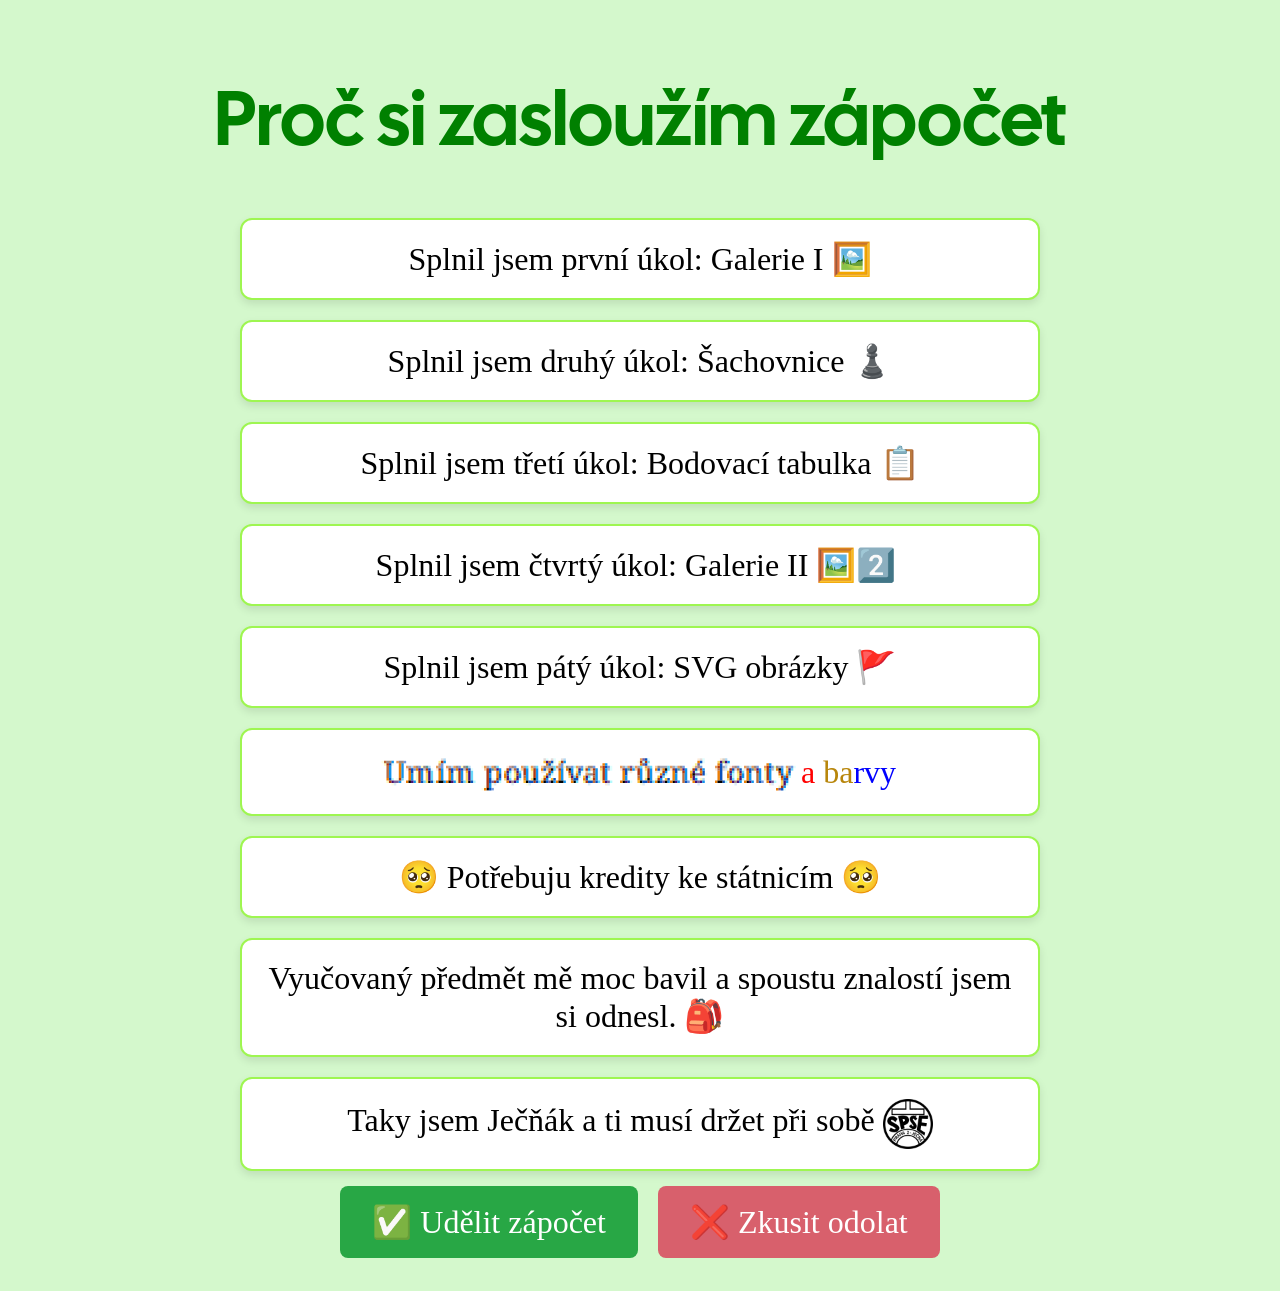
<file: index.html>
<!DOCTYPE html>
<html lang="en">
<head>
    <meta charset="UTF-8">
    <meta name="viewport" content="width=device-width, initial-scale=1.0">
    <title>Proč si zasloužím zápočet</title>
    <link rel="stylesheet" href="Zapocet-design.css">
    <style>
        @import url('https://fonts.googleapis.com/css2?family=Cal+Sans&family=Coral+Pixels&display=swap');
    </style>
    <script>
        window.onload = function() {
          alert("⚠️ Upozornění: \nTento web slouží pouze k zábavným účelům.\nNepodněcuje, nenavádí, ani jinak neovlivňuje rozhodnutí o udělení zápočtu.\nVeškeré prezentované důvody jsou (byť zcela pravdivé) podány s nadsázkou.\nO udělení zápočtu rozhoduje pouze vyučující na základě vlastního uvážení a pravidel kurzu.\n\nP.S.: Ale vážně... zasloužím si ho! 😉");
        };
    </script>
</head>
<body>
    
    <h1 class="font1">Proč si zasloužím zápočet </h1>
    <div class="duvody">
        <a href="Úkol1.html" class="odkaz" target="_blank"><div class="bunka">Splnil jsem první úkol: Galerie I 🖼️</div></a>
        <a href="Ukol-2.html" class="odkaz" target="_blank"><div class="bunka">Splnil jsem druhý úkol: Šachovnice ♟️</div></a>
        <a href="Ukol-3.html" class="odkaz" target="_blank"><div class="bunka">Splnil jsem třetí úkol: Bodovací tabulka 📋</div></a>
        <a href="Ukol-4.html" class="odkaz" target="_blank"><div class="bunka">Splnil jsem čtvrtý úkol: Galerie II 🖼️2️⃣ ​</div></a>
        <a href="Úkol-5.html" class="odkaz" target="_blank"><div class="bunka">Splnil jsem pátý úkol: SVG obrázky 🚩​</div></a>
        <div class="bunka"><span class="font2">Umím používat různé fonty </span><span class="barva1">a </span><span class="barva2">ba</span><span class="barva3">rvy</span></div>
        <div class="bunka">🥺 Potřebuju kredity ke státnicím 🥺</div>
        <div class="bunka">Vyučovaný předmět mě moc bavil a spoustu znalostí jsem si odnesl. 🎒</div>
        <a href="https://www.spsejecna.cz" class="odkaz" target="_blank"><div class="bunka"> Taky jsem Ječňák a ti musí držet při sobě <img src="Logo.png" width="50" alt="Logo" style="vertical-align: middle"></div></a>
    </div>
   
    <div class="tlačítko">
        <div class="potvrdit"><a href="Schvaleno.html" class="odkaz" target="_blank">✅ Udělit zápočet</a></div>
        <div class="zamitnout"><a href="Hypno.html" class="odkaz" target="_blank">❌ Zkusit odolat</a></div>
        
    </div>

</body>
</html>
</file>
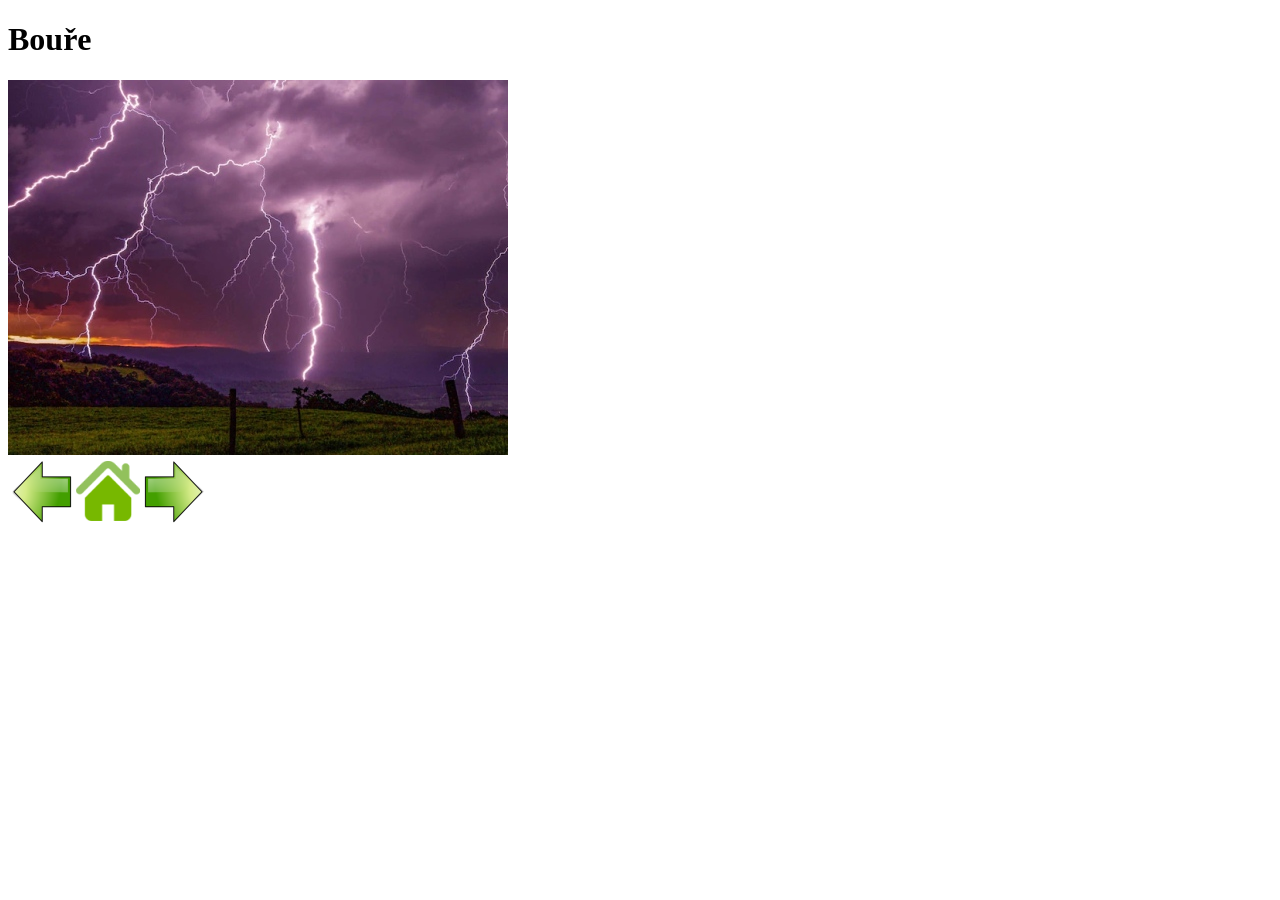
<file: Boure.html>
<!DOCTYPE html>
<html lang="en">
<head>
    <meta charset="UTF-8">
    <meta name="viewport" content="width=device-width, initial-scale=1.0">
    <title>Boure</title>
</head>
<body>
    <h1>Bouře</h1>
    <img src="boure.jpg" alt="Bouře">
    <br>
    <a href="Vodopad.html"><img src="doleva.png" alt="Doleva"></a>
    <a href="Úkol1.html"><img src="domu.png" alt="Domu"></a>
    <a href="Domek.html"><img src="doprava.png" alt="Doprava"></a>
    

</body>
</html>
</file>
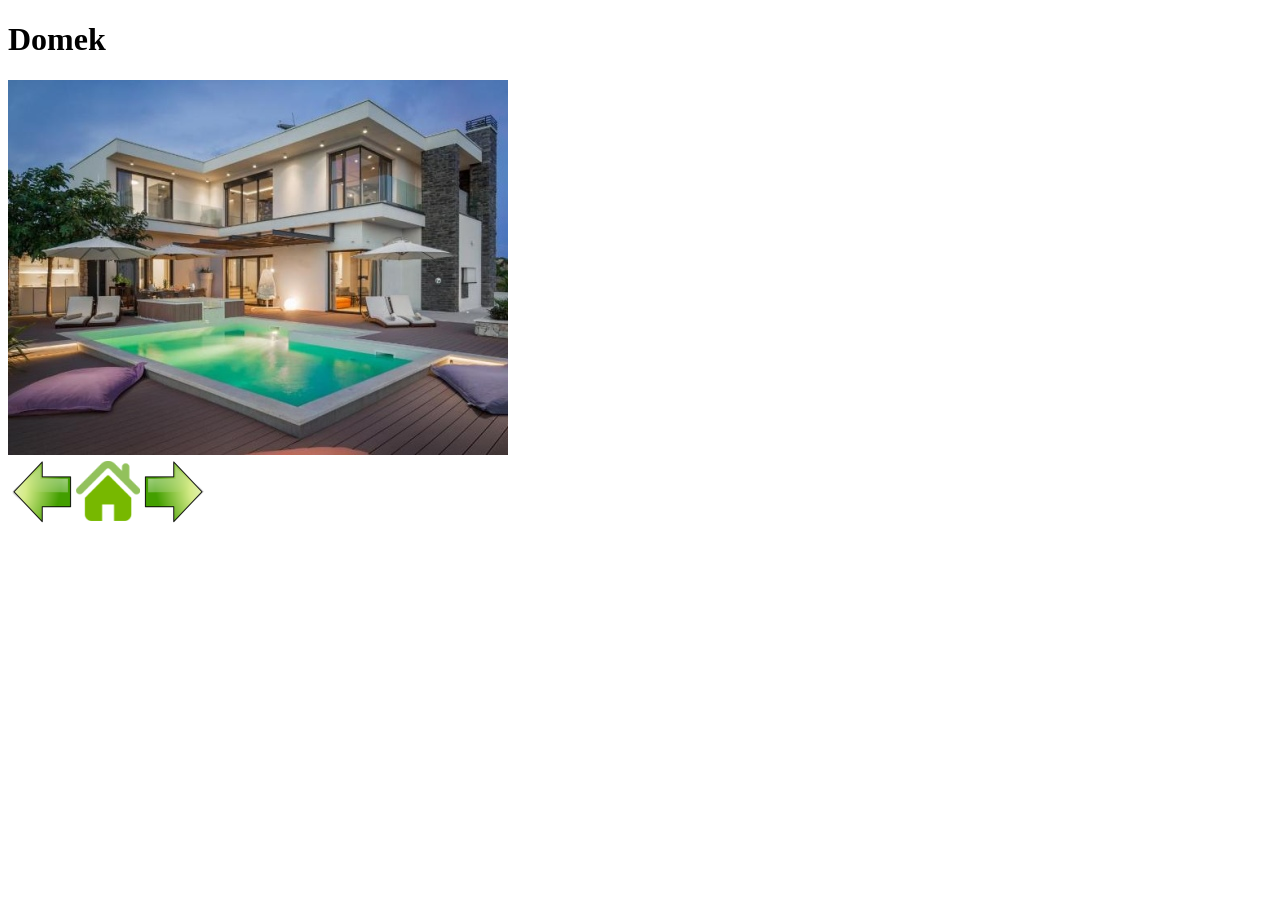
<file: Domek.html>
<!DOCTYPE html>
<html lang="en">
<head>
    <meta charset="UTF-8">
    <meta name="viewport" content="width=device-width, initial-scale=1.0">
    <title>Domek</title>
</head>
<body>
    <h1>Domek</h1>
    <img src="domek.jpg" alt="Domek">
    <br>
    <a href="Boure.html"><img src="doleva.png" alt="Doleva"></a>
    <a href="Úkol1.html"><img src="domu.png" alt="Domu"></a>
    <a href="Gejzir.html"><img src="doprava.png" alt="Doprava"></a>
    

</body>
</html>
</file>
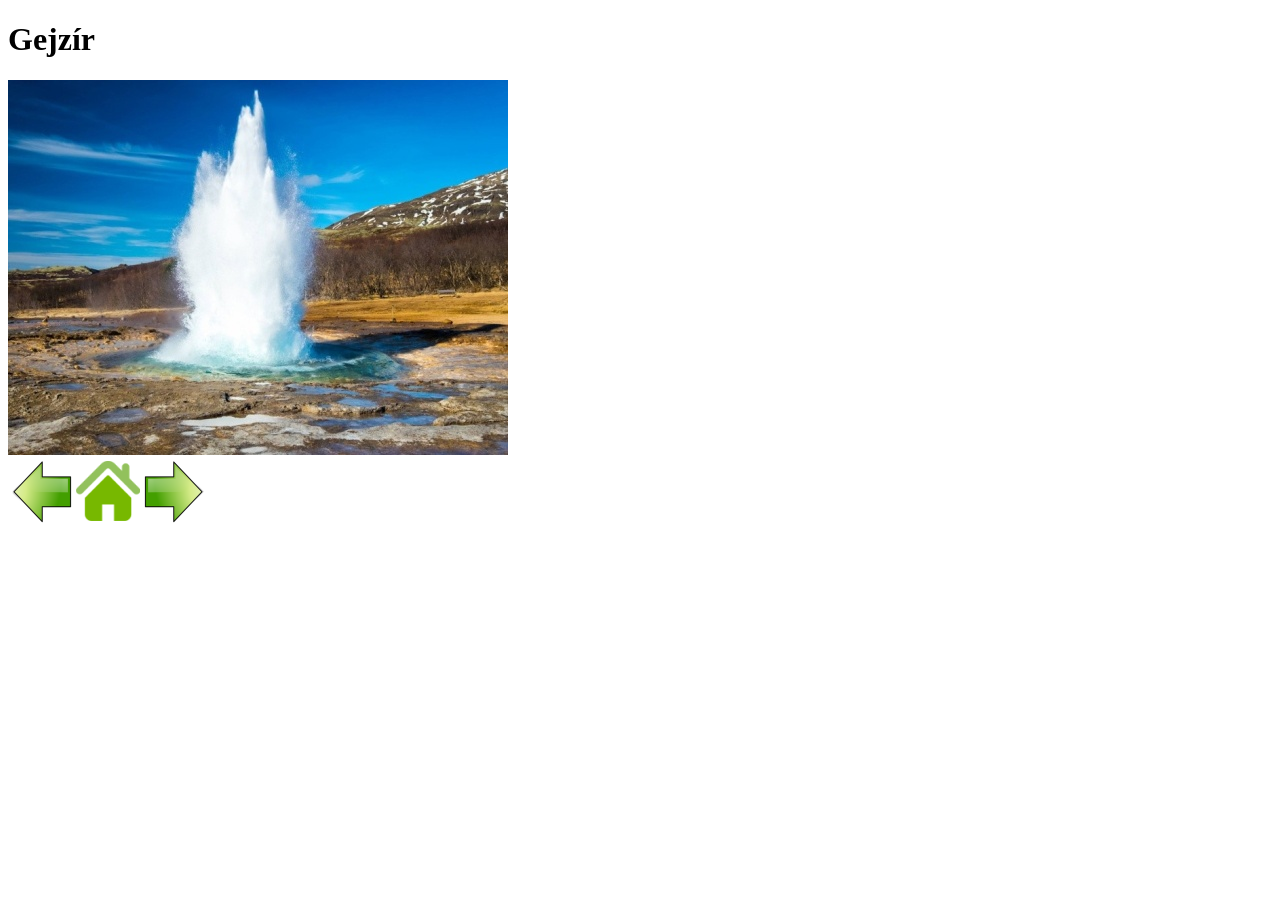
<file: Gejzir.html>
<!DOCTYPE html>
<html lang="en">
<head>
    <meta charset="UTF-8">
    <meta name="viewport" content="width=device-width, initial-scale=1.0">
    <title>Gejzír</title>
</head>
<body>
    <h1>Gejzír</h1>
    <img src="gejzir.jpg" alt="Gejzír">
    <br>
    <a href="Domek.html"><img src="doleva.png" alt="Doleva"></a>
    <a href="Úkol1.html"><img src="domu.png" alt="Domu"></a>
    <a href="Les.html"><img src="doprava.png" alt="Doprava"></a>
    

</body>
</html>
</file>
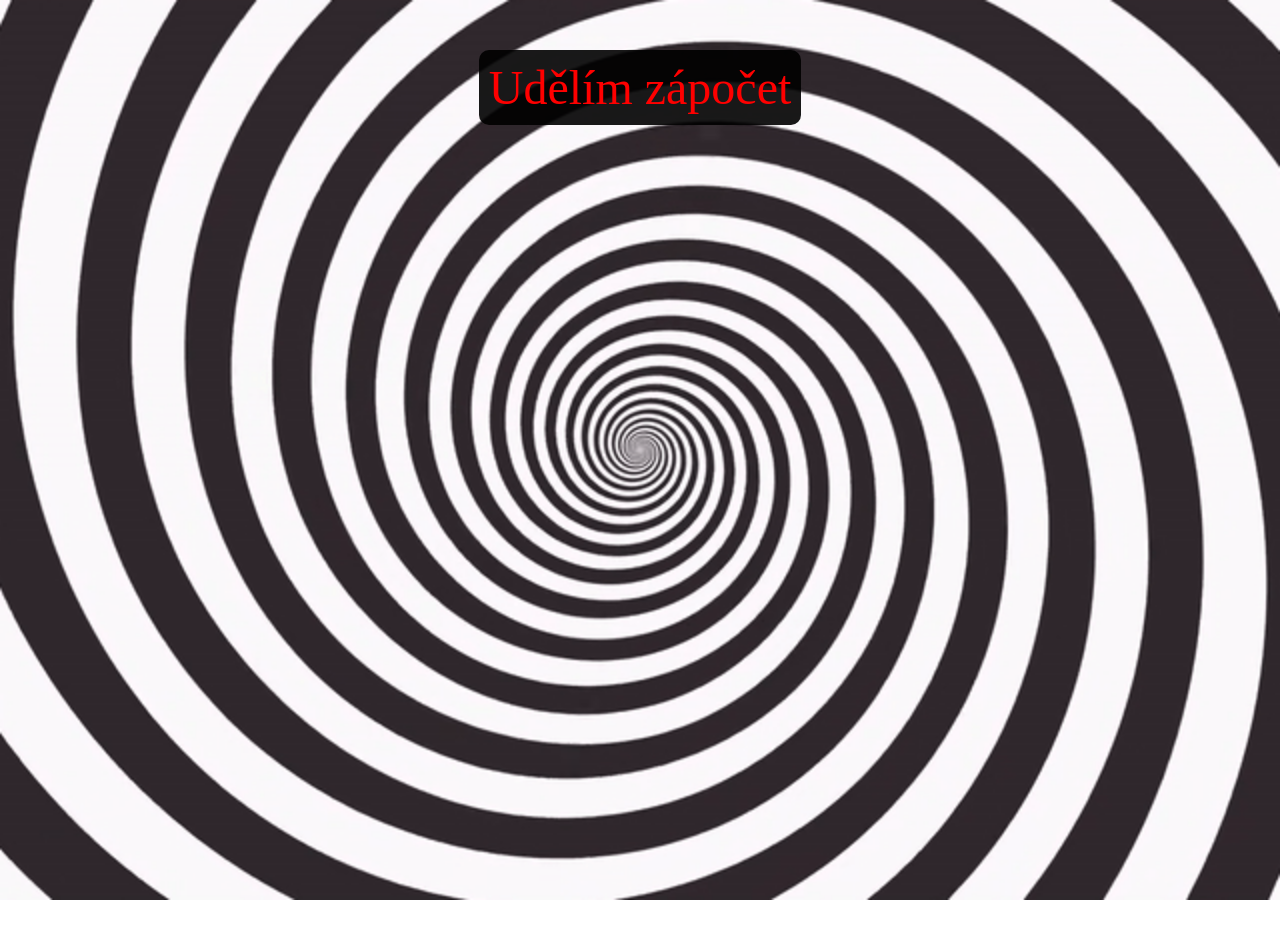
<file: Hypno.html>
<!DOCTYPE html>
<html lang="cs">
<head>
  <meta charset="UTF-8">
  <title>Udělím zápočet</title>
  <style>
    body {
      margin: 0;
      padding: 0;
      height: 100vh;
      display: flex;
      padding-top: 30px;
      justify-content: center;
      align-items: flex-start;
      background-image: url('Hypno.gif');
      background-size: cover;
      background-position: center;
      background-attachment: fixed;
      overflow: hidden;
    }
    .text {
      color: red;
      text-align: center;
      background-color: rgba(0, 0, 0, 0.9);
      padding: 10px;
      display: inline-block;
      border-radius: 10px;
      font-size: 3em;
      margin-top: 20px;
    }
  </style>
</head>
<body>

<div class="text">Udělím zápočet</div>

</body>
</html>
</file>
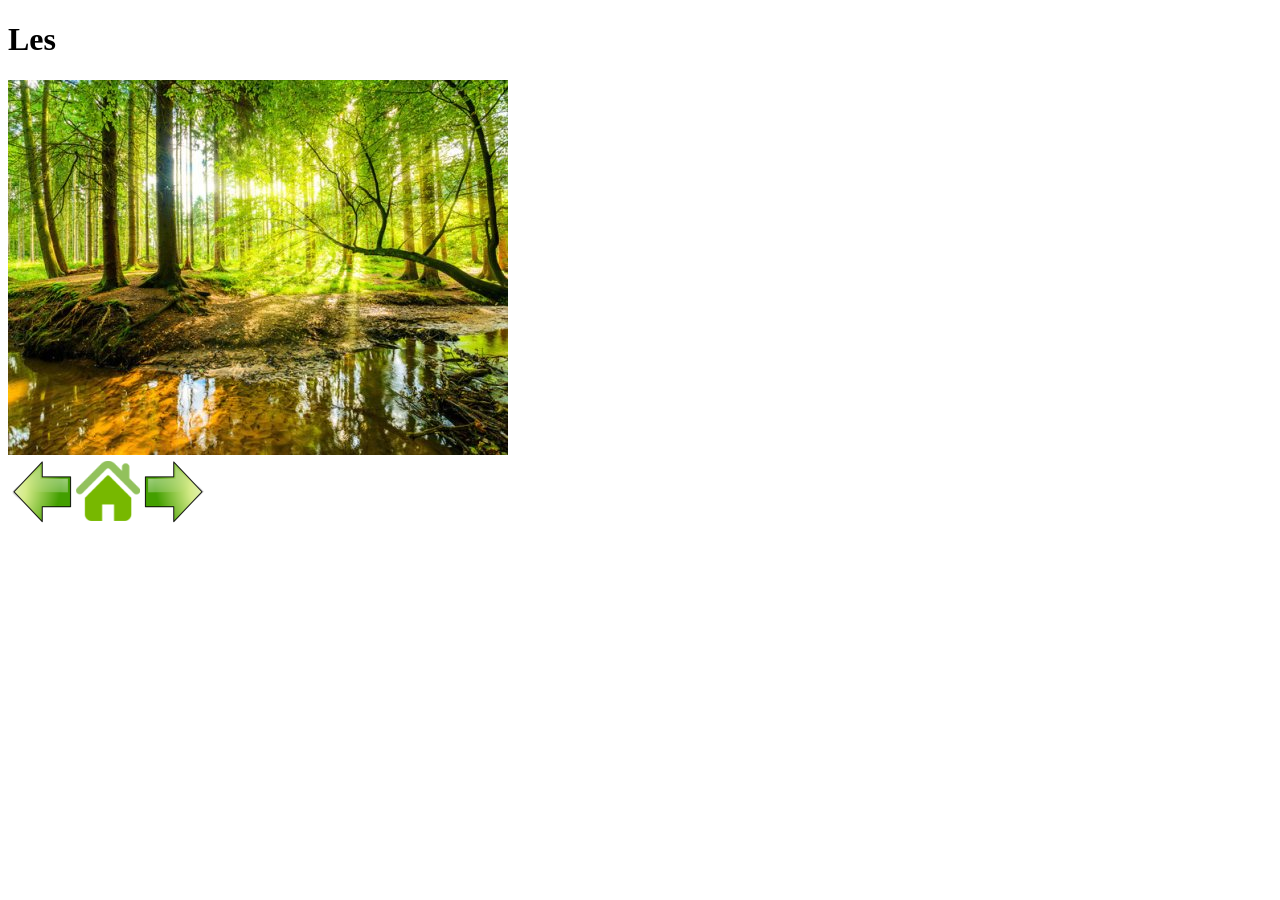
<file: Les.html>
<!DOCTYPE html>
<html lang="en">
<head>
    <meta charset="UTF-8">
    <meta name="viewport" content="width=device-width, initial-scale=1.0">
    <title>Les</title>
</head>
<body>
    <h1>Les</h1>
    <img src="les.jpg" alt="Les">
    <br>
    <a href="Gejzir.html"><img src="doleva.png" alt="Doleva"></a>
    <a href="Úkol1.html"><img src="domu.png" alt="Domu"></a>
    <a href="More.html"><img src="doprava.png" alt="Doprava"></a>
    

</body>
</html>
</file>
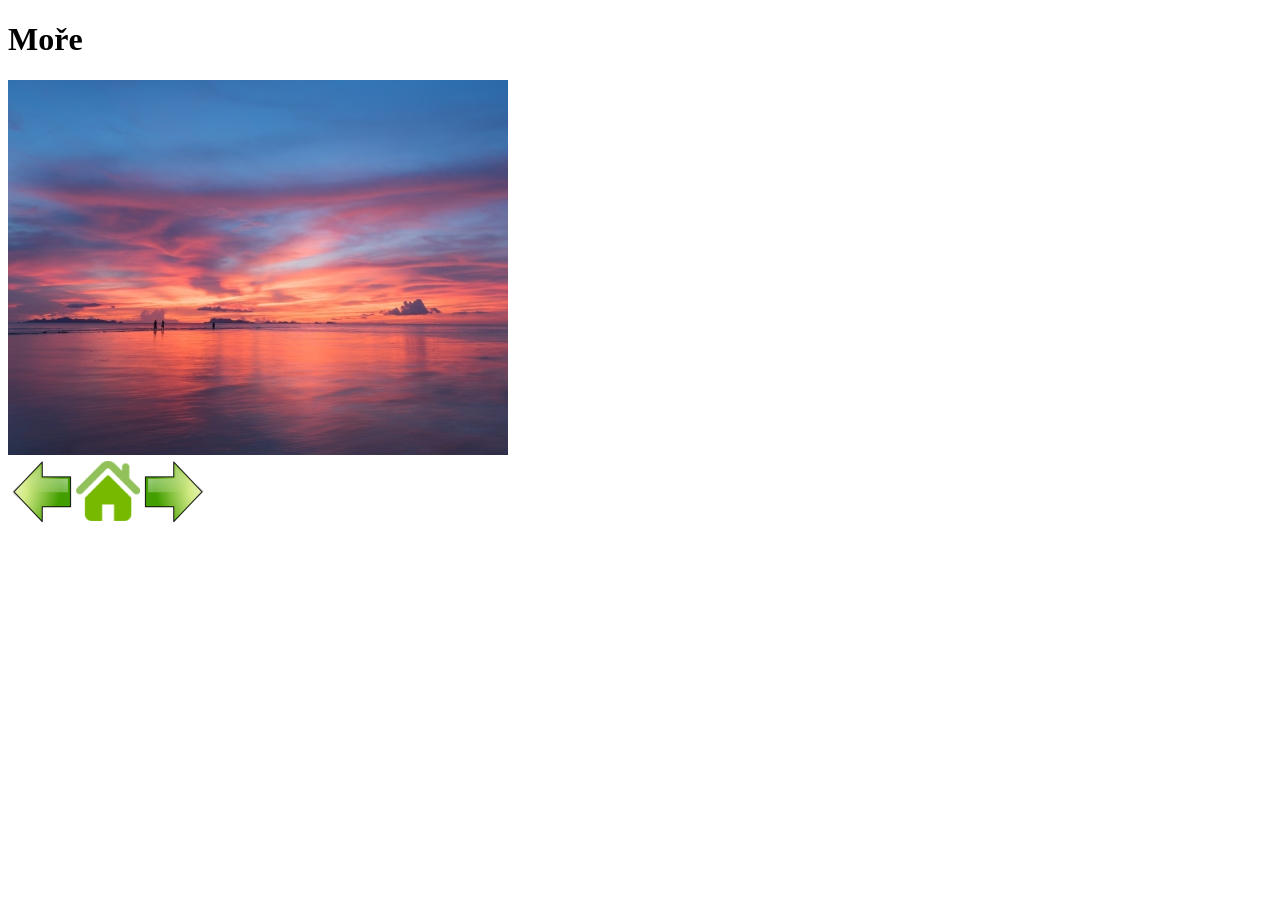
<file: More.html>
<!DOCTYPE html>
<html lang="en">
<head>
    <meta charset="UTF-8">
    <meta name="viewport" content="width=device-width, initial-scale=1.0">
    <title>Moře</title>
</head>
<body>
    <h1>Moře</h1>
    <img src="more.jpg" alt="Moře">
    <br>
    <a href="Les.html"><img src="doleva.png" alt="Doleva"></a>
    <a href="Úkol1.html"><img src="domu.png" alt="Domu"></a>
    <a href="Vodopad.html"><img src="doprava.png" alt="Doprava"></a>
    

</body>
</html>
</file>
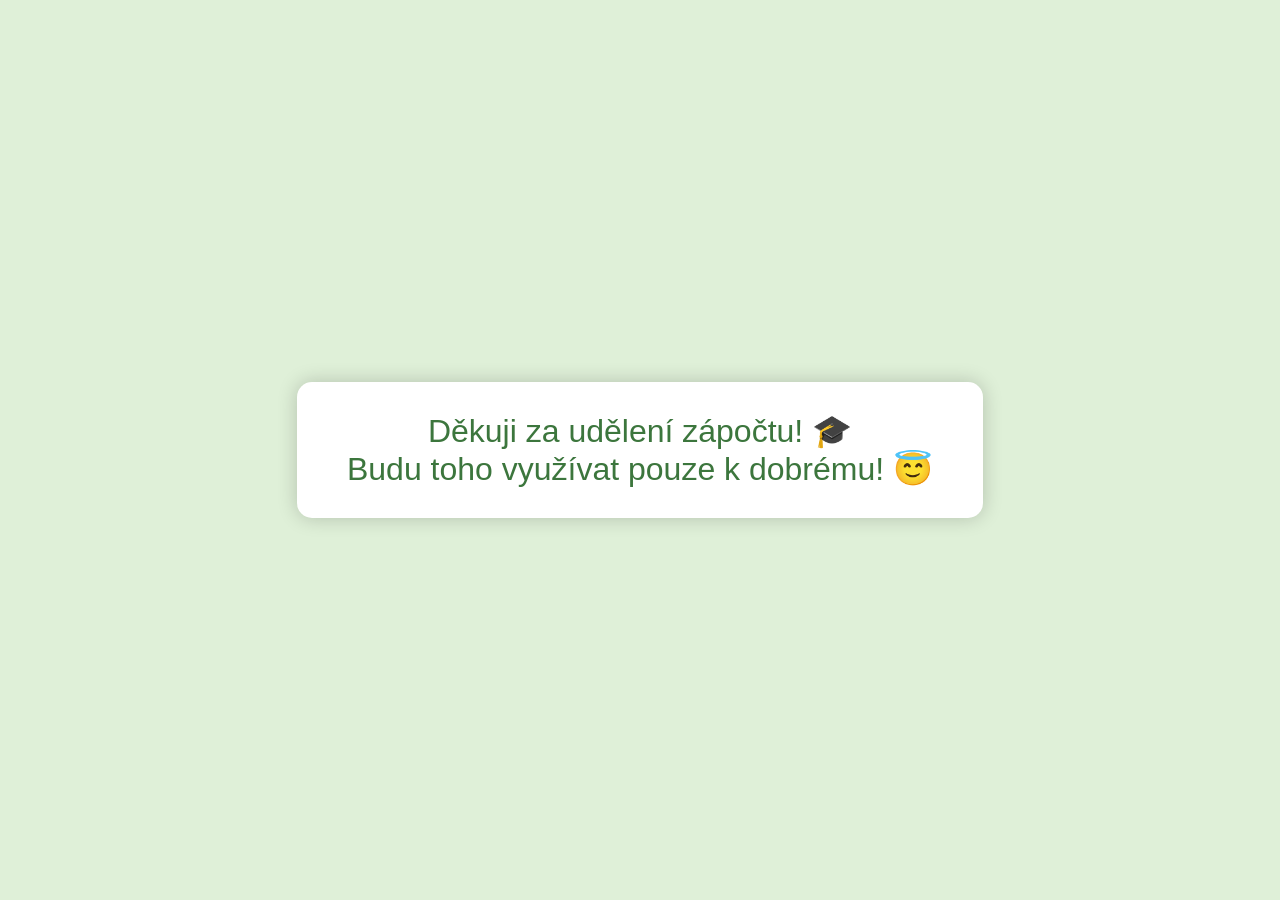
<file: Schvaleno.html>
<!DOCTYPE html>
<html lang="cs">
<head>
  <meta charset="UTF-8">
  <title>Gratuluji ke správnému rozhodnutí</title>
  <style>
    body {
      margin: 0;
      padding: 0;
      height: 100vh;
      background-color: #dff0d8; /* jemná zelená barva */
      display: flex;
      justify-content: center;
      align-items: center;
      font-family: Arial, sans-serif;
    }

    .zprava {
      background-color: white;
      padding: 30px 50px;
      border-radius: 15px;
      box-shadow: 0 0 20px rgba(0,0,0,0.2);
      text-align: center;
      font-size: 2em;
      color: #3c763d;
    }
  </style>
</head>
<body>

<div class="zprava">
  Děkuji za udělení zápočtu! 🎓<br>
  Budu toho využívat pouze k dobrému! 😇
</div>

</body>
</html>
</file>
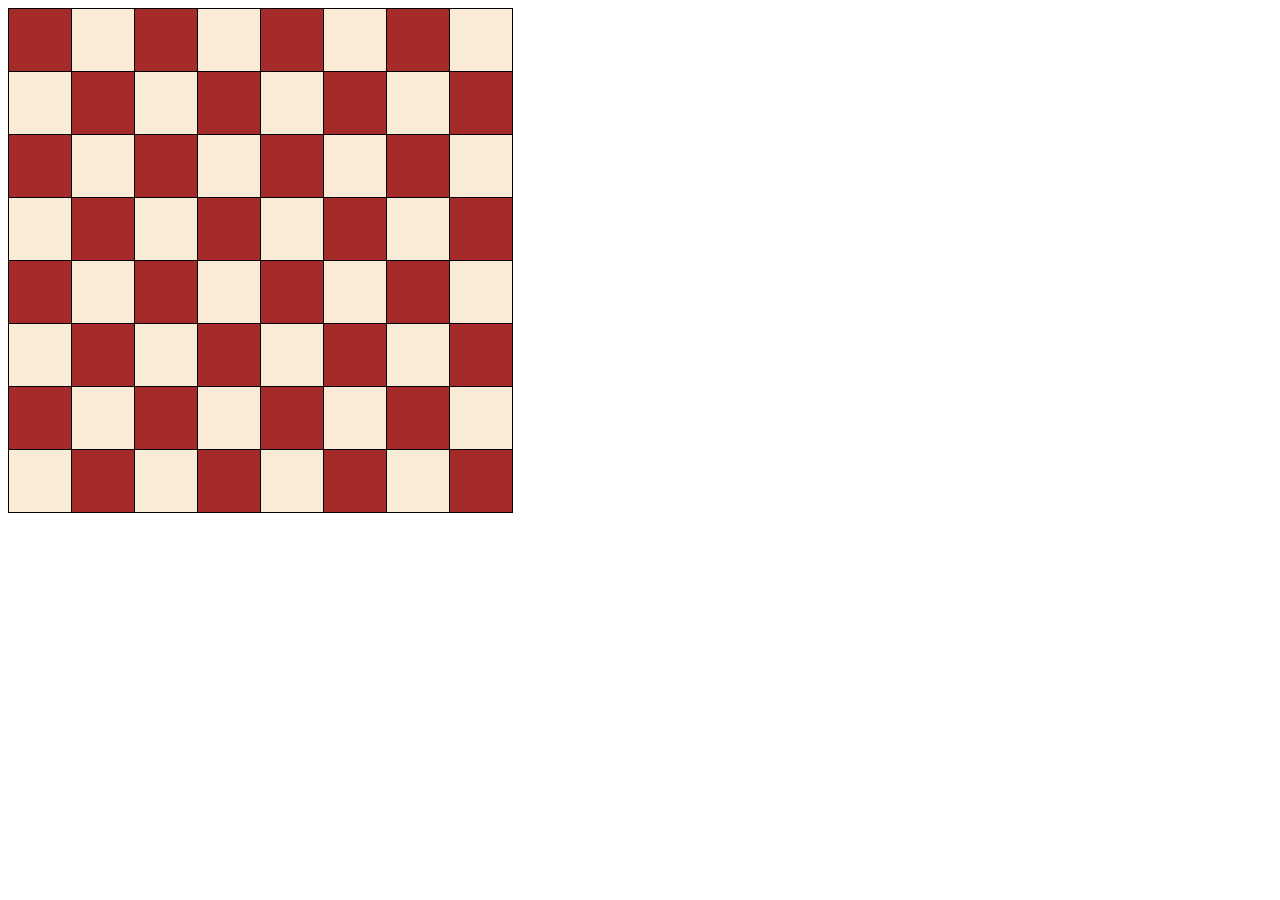
<file: Ukol-2.html>
<!DOCTYPE html>
<html lang="en">
<head>
    <meta charset="UTF-8">
    <meta name="viewport" content="width=device-width, initial-scale=1.0">
    <title>Úkol 2</title>
    <link rel="stylesheet" href="Ukol-2-design.css">
</head>
<body>
   <table>
    <tr>
        <td>tmavá</td>
        <td>světlá</td>
        <td>tmavá</td>
        <td>světlá</td>
        <td>tmavá</td>
        <td>světlá</td>
        <td>tmavá</td>
        <td>světlá</td>
    </tr>
    <tr>
        <td>světlá</td>
        <td>tmavá</td>
        <td>světlá</td>
        <td>tmavá</td>
        <td>světlá</td>
        <td>tmavá</td>
        <td>světlá</td>
        <td>tmavá</td>
    </tr>
    <tr>
        <td>tmavá</td>
        <td>světlá</td>
        <td>tmavá</td>
        <td>světlá</td>
        <td>tmavá</td>
        <td>světlá</td>
        <td>tmavá</td>
        <td>světlá</td>
    </tr>
    <tr>
        <td>světlá</td>
        <td>tmavá</td>
        <td>světlá</td>
        <td>tmavá</td>
        <td>světlá</td>
        <td>tmavá</td>
        <td>světlá</td>
        <td>tmavá</td>
    </tr>
    <tr>
        <td>tmavá</td>
        <td>světlá</td>
        <td>tmavá</td>
        <td>světlá</td>
        <td>tmavá</td>
        <td>světlá</td>
        <td>tmavá</td>
        <td>světlá</td>
    </tr>
    <tr>
        <td>světlá</td>
        <td>tmavá</td>
        <td>světlá</td>
        <td>tmavá</td>
        <td>světlá</td>
        <td>tmavá</td>
        <td>světlá</td>
        <td>tmavá</td>
    </tr>
    <tr>
        <td>tmavá</td>
        <td>světlá</td>
        <td>tmavá</td>
        <td>světlá</td>
        <td>tmavá</td>
        <td>světlá</td>
        <td>tmavá</td>
        <td>světlá</td>
    </tr>
    <tr>
        <td>světlá</td>
        <td>tmavá</td>
        <td>světlá</td>
        <td>tmavá</td>
        <td>světlá</td>
        <td>tmavá</td>
        <td>světlá</td>
        <td>tmavá</td>
    </tr>
   </table>
</body>
</html>
</file>
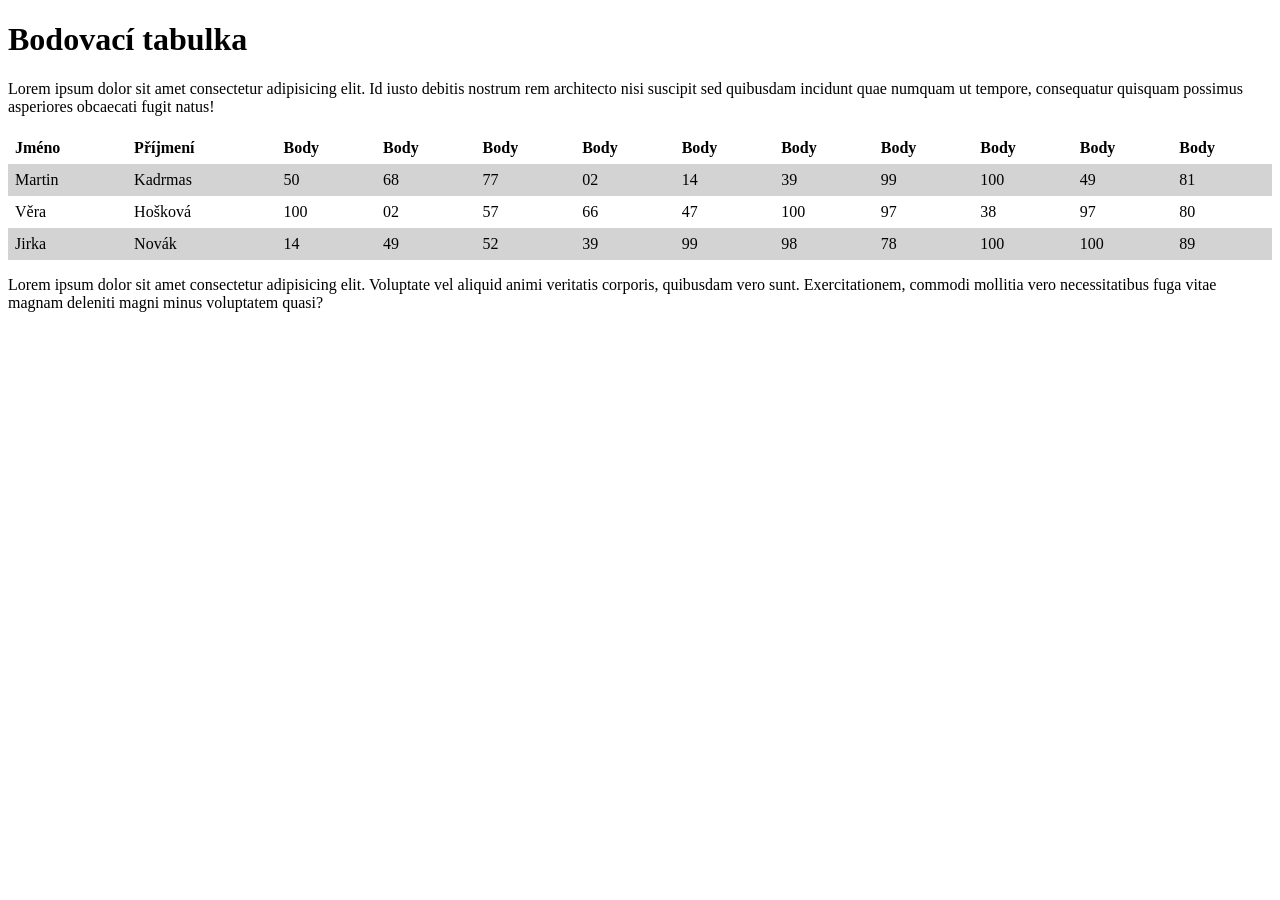
<file: Ukol-3.html>
<!DOCTYPE html>
<html lang="en">
<head>
    <meta charset="UTF-8">
    <meta name="viewport" content="width=device-width, initial-scale=1.0">
    <title>Úkol 3</title>
    <link rel="stylesheet" href="Ukol-3-design.css">
</head>
<body>
    <h1>Bodovací tabulka</h1>
    <p>Lorem ipsum dolor sit amet consectetur adipisicing elit. Id iusto debitis nostrum rem architecto nisi suscipit sed quibusdam incidunt quae numquam ut tempore, consequatur quisquam possimus asperiores obcaecati fugit natus!</p>
    <div class="tabulka">
    <table>
        <tr>
            <td>Jméno</td>
            <td>Příjmení</td>
            <td>Body</td>
            <td>Body</td>
            <td>Body</td>
            <td>Body</td>
            <td>Body</td>
            <td>Body</td>
            <td>Body</td>
            <td>Body</td>
            <td>Body</td>
            <td>Body</td>
        </tr>
        <tr>
            <td>Martin</td>
            <td>Kadrmas</td>
            <td>50</td>
            <td>68</td>
            <td>77</td>
            <td>02</td>
            <td>14</td>
            <td>39</td>
            <td>99</td>
            <td>100</td>
            <td>49</td>
            <td>81</td>
        </tr>
        <tr>
            <td>Věra</td>
            <td>Hošková</td>
            <td>100</td>
            <td>02</td>
            <td>57</td>
            <td>66</td>
            <td>47</td>
            <td>100</td>
            <td>97</td>
            <td>38</td>
            <td>97</td>
            <td>80</td>
        </tr>
        <tr>
            <td>Jirka</td>
            <td>Novák</td>
            <td>14</td>
            <td>49</td>
            <td>52</td>
            <td>39</td>
            <td>99</td>
            <td>98</td>
            <td>78</td>
            <td>100</td>
            <td>100</td>
            <td>89</td>
        </tr>
    </table>
    </div>
    <p>Lorem ipsum dolor sit amet consectetur adipisicing elit. Voluptate vel aliquid animi veritatis corporis, quibusdam vero sunt. Exercitationem, commodi mollitia vero necessitatibus fuga vitae magnam deleniti magni minus voluptatem quasi?</p>




</body>
</html>
</file>
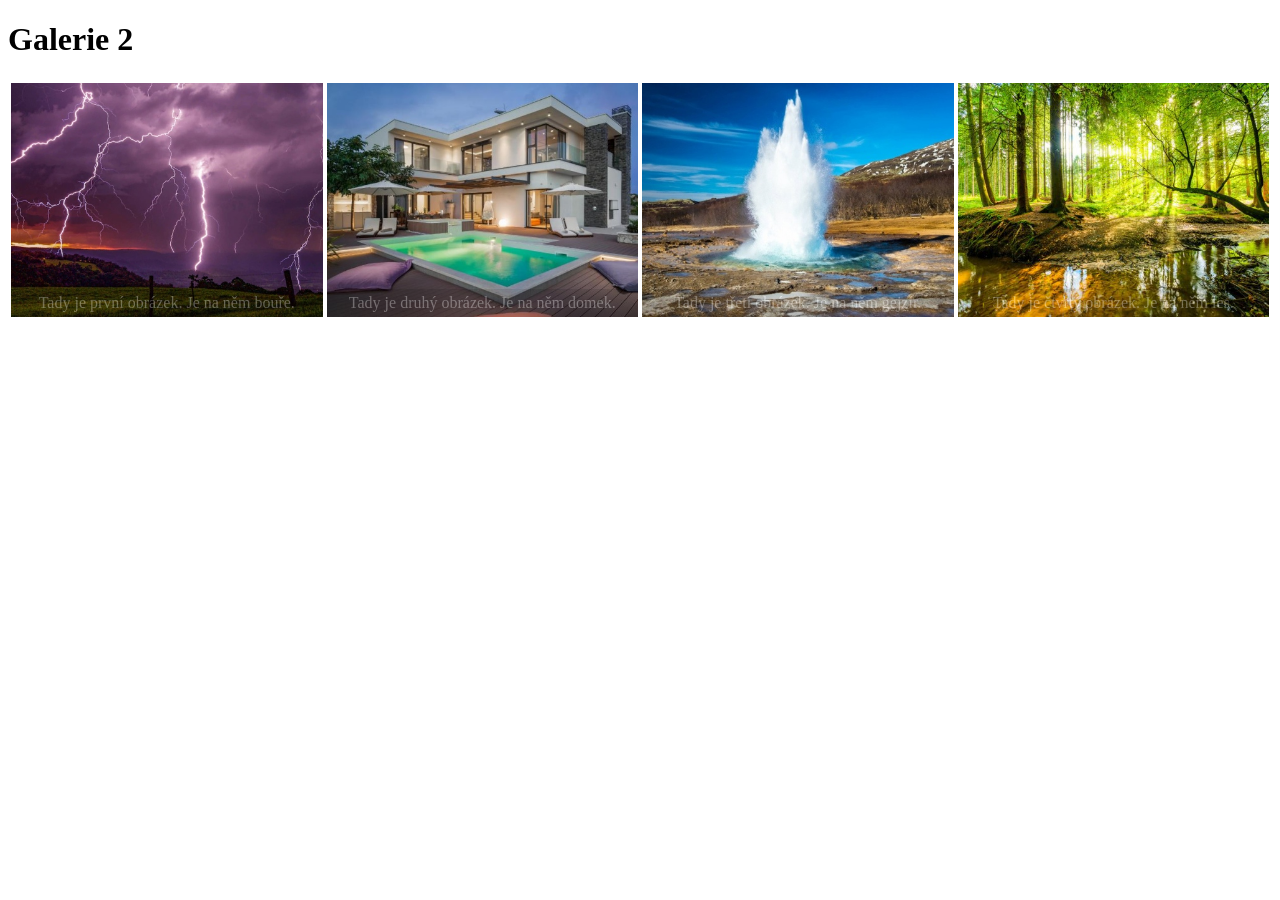
<file: Ukol-4.html>
<!DOCTYPE html>
<html lang="en">
<head>
    <meta charset="UTF-8">
    <meta name="viewport" content="width=device-width, initial-scale=1.0">
    <title>Úkol 4</title>
    <link rel="stylesheet" href="Ukol-4-design.css">
</head>
<body>
    <h1>Galerie 2</h1>
    <table>
        <tr>
            <td>
                <div class="image-wrapper">
                    <img src="boure.jpg" alt="Bouře">
                    <figcaption class="popisek">Tady je první obrázek. Je na něm bouře.</figcaption>
                </div>
            </td>
            
            <td>
                <div class="image-wrapper">
                    <img src="domek.jpg" alt="Domek">
                    <figcaption class="popisek">Tady je druhý obrázek. Je na něm domek.</figcaption>
                </div>
            </td>
            <td>
                <div class="image-wrapper">
                    <img src="gejzir.jpg" alt="Gejzír">
                    <figcaption class="popisek">Tady je třetí obrázek. Je na něm gejzír.</figcaption>
                </div>
            </td>
            <td>
                <div class="image-wrapper">
                    <img src="les.jpg" alt="Les">
                    <figcaption class="popisek">Tady je čtvrtý obrázek. Je na něm les.</figcaption>
                </div>
            </td>
        </tr>
    </table>
</body>
</html>
</file>
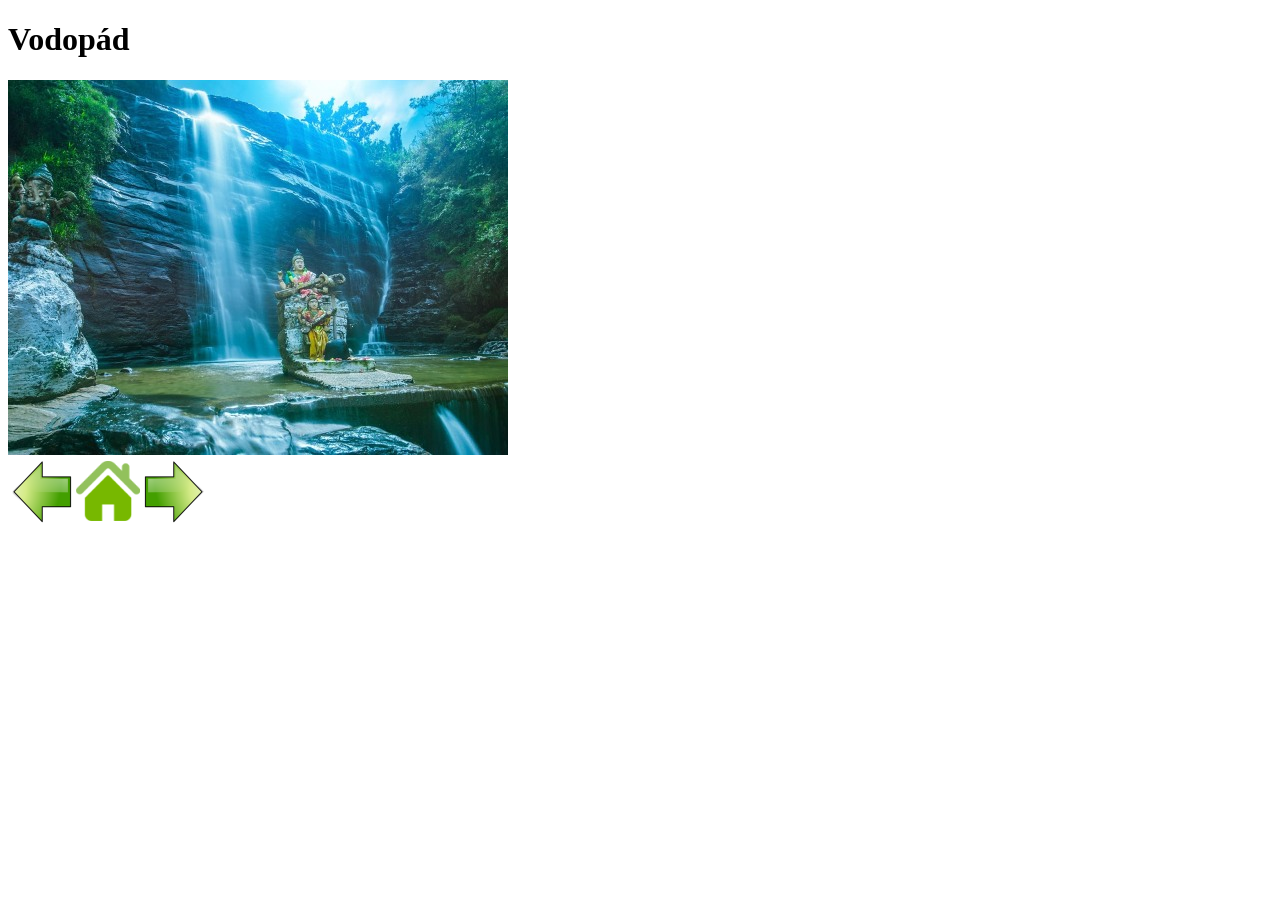
<file: Vodopad.html>
<!DOCTYPE html>
<html lang="en">
<head>
    <meta charset="UTF-8">
    <meta name="viewport" content="width=device-width, initial-scale=1.0">
    <title>Vodopád</title>
</head>
<body>
    <h1>Vodopád</h1>
    <img src="vodopad.jpg" alt="Vodopád">
    <br>
    <a href="More.html"><img src="doleva.png" alt="Doleva"></a>
    <a href="Úkol1.html"><img src="domu.png" alt="Domu"></a>
    <a href="Boure.html"><img src="doprava.png" alt="Doprava"></a>
    

</body>
</html>
</file>
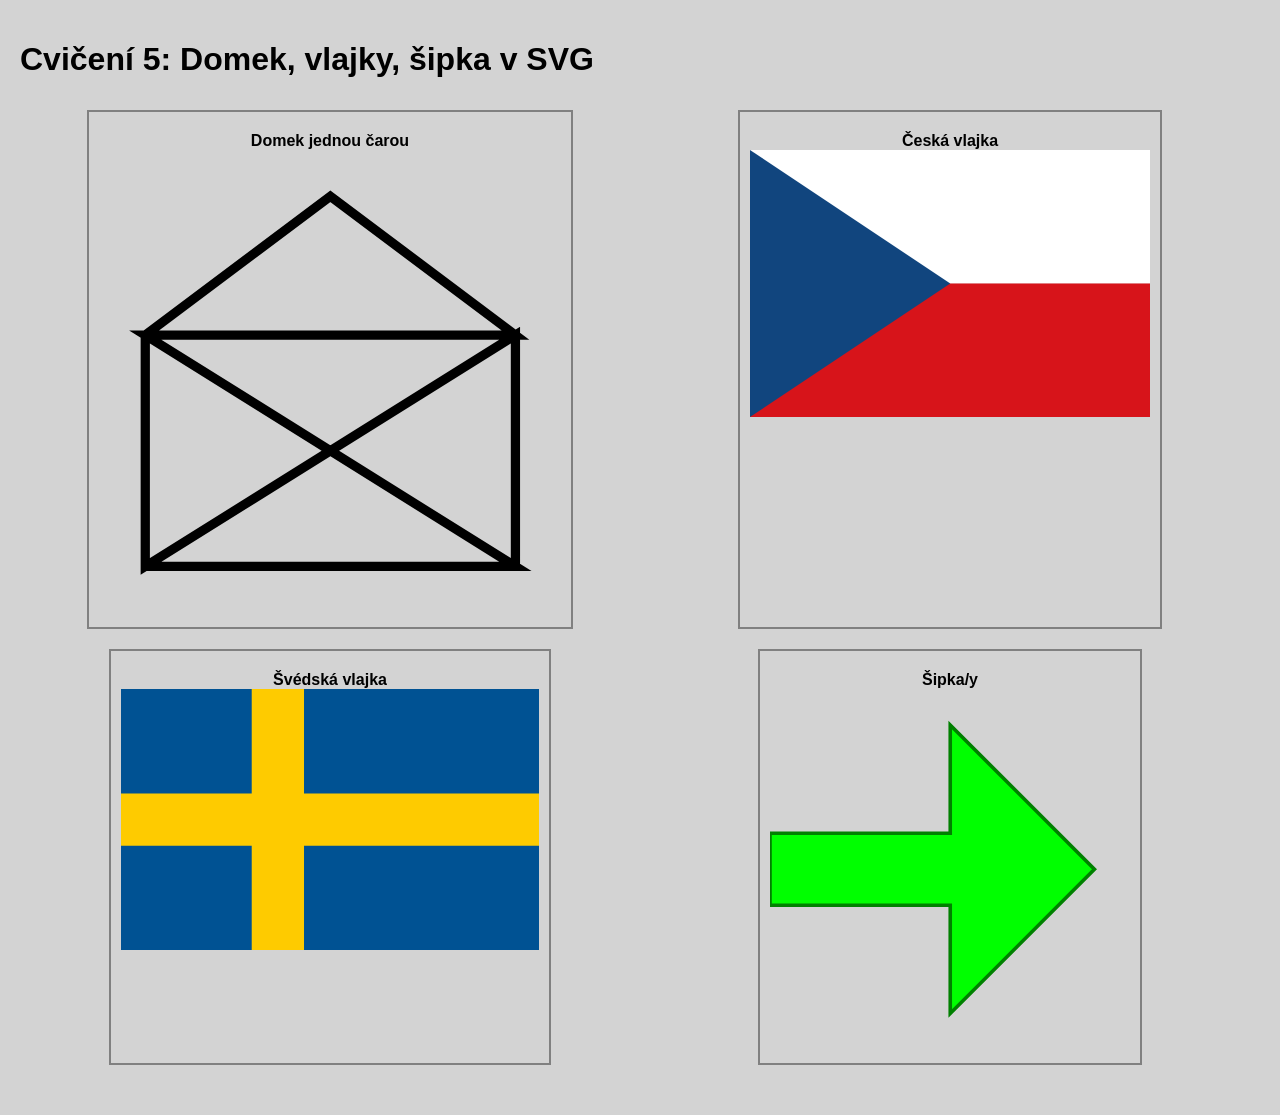
<file: Úkol-5.html>
<!DOCTYPE html>
<html lang="en">
<head>
    <meta charset="UTF-8">
    <meta name="viewport" content="width=device-width, initial-scale=1.0">
    <link rel="stylesheet" href="Úkol-5-design.css">
    <title>Úkol 5</title>
</head>
<body>
    <h1>Cvičení 5: Domek, vlajky, šipka v SVG</h1>

    <section class="tabulka">
        <div class="bunka">
            <div class="popisek">Domek jednou čarou
            <svg viewBox="0 0 100 100">
                <polyline points="10,90 90,90 10,40 90,40 50,10 10,40 10,90 90,40 90,90" fill="none" stroke="black" stroke-width="2"/>
            </svg></div>
        </div>
        <div class="bunka">
            <div class="popisek">Česká vlajka
            <svg viewBox="0 0 300 200">
                <rect x="0" y="0" width="300" height="100" fill="rgb(255,255,255)"/>
                <rect x="0" y="100" width="300" height="100" fill="rgb(215,20,26)"/>
                <polygon points="0,0 150,100 0,200" fill="rgb(17,69,126)"/>
            </svg></div>
        </div>
        <div class="bunka">
            <div class="popisek">Švédská vlajka
            <svg viewBox="0 0 320 200">
                <rect x="0" y="0" width="320" height="200" fill="rgb(0,82,147)"/>
                <polygon points="0,80 100,80 100,0 140,0 140,80 320,80 320,120 140,120 140,200 100,200 100,120 0,120 0,80" fill="rgb(254,203,0)"/>
            </svg></div>
        </div>
        <div class="bunka">
            <div class="popisek">Šipka/y
            <a href="https://example.com" target="example">
            <svg viewBox="0 0 100 100" >
                <polyline class="sipka" points="0,40 50,40 50,10 90,50 50,90 50,60 0,60 0,40" fill="lime" stroke="green" stroke-width="1"/>
            </svg></div>
        </div>


    </section>
    

</body>
</html>
</file>
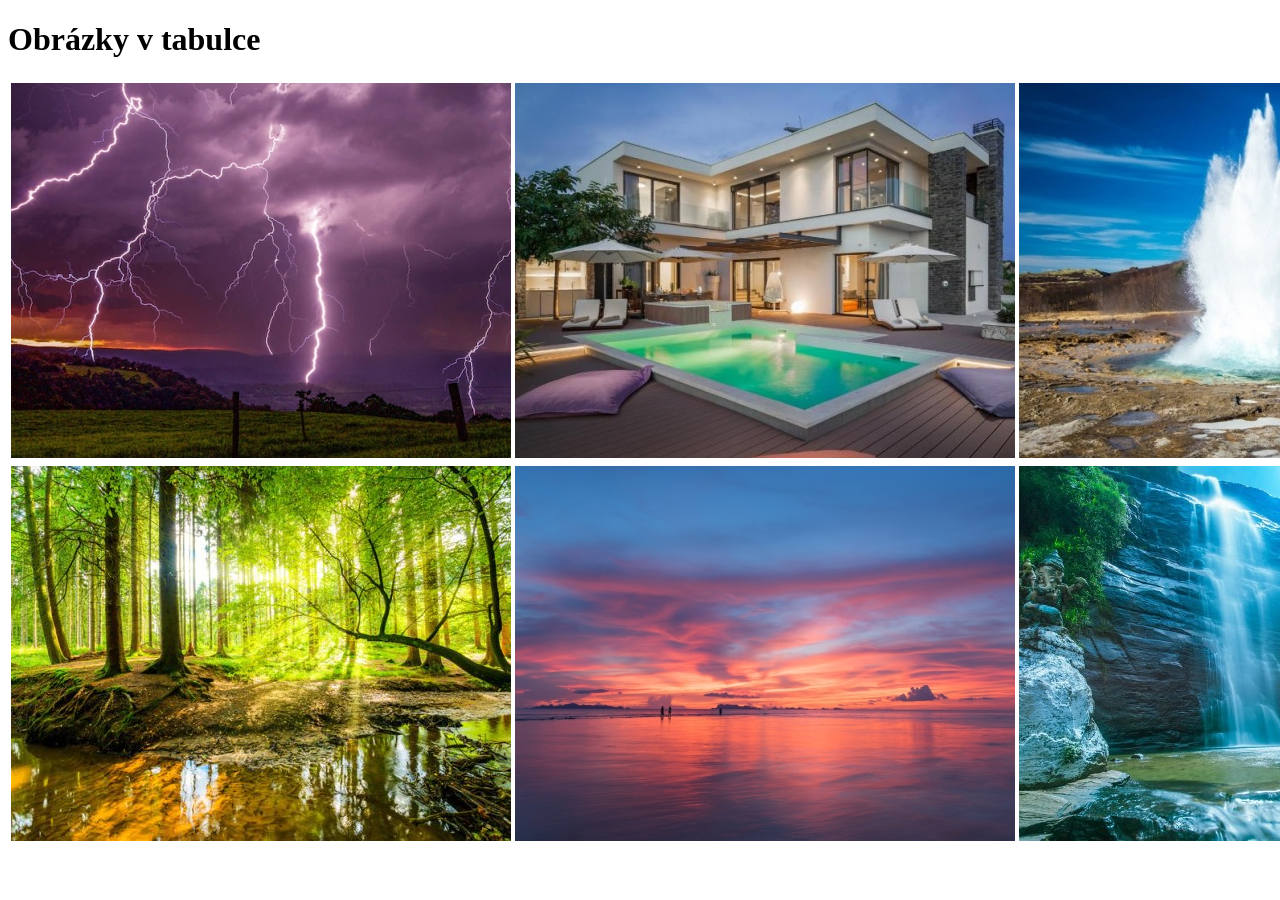
<file: Úkol1.html>
<!DOCTYPE html>
<html lang="en">
<head>
    <meta charset="UTF-8">
    <meta name="viewport" content="width=device-width, initial-scale=1.0">
    <title>Úkol 1</title>
</head>
<body>
    <h1>Obrázky v tabulce</h1>
    <table>
        <tr>
            <td><a href="Boure.html"><img src="boure.jpg" alt="Bouře"></a></td>
            <td><a href="Domek.html"><img src="domek.jpg" alt="Domek"></a></td>
            <td><a href="Gejzir.html"><img src="gejzir.jpg" alt="Gejzír"></a></td>
        </tr>
        <tr>
            <td><a href="Les.html"><img src="les.jpg" alt="Les"></a></td>
            <td><a href="More.html"><img src="more.jpg" alt="Moře"></a></td>
            <td><a href="Vodopad.html"><img src="vodopad.jpg" alt="Vodopád"></a></td>
        </tr>
    </table>
</body>
</html>
</file>
<file: Zapocet-design.css>
.font1 {
    font-family: "Cal Sans", sans-serif;
    font-weight: 400;
    font-style: normal;
}

.font2 {
    font-family: "Coral Pixels", serif;
    font-weight: 400;
    font-style: normal;
}

.barva1{
    color:red;
}
.barva2{
    color: darkgoldenrod;
}
.barva3{
    color:blue;
}

body{
    background-color: #d4f8cc;
    padding: 10px;
}

h1{
    text-align: center;
    color: green;
    font-size: 2cm;
    animation: fadeIn 1s ease-in-out;
}

.duvody{
    text-align: center;
    display: flex;
    flex-direction: column;
    gap: 20px;
    max-width: 800px;
    margin: 0 auto;
    animation: fadeIn 2s ease-in-out;
}

@keyframes fadeIn {
    from { opacity: 0; transform: translateY(20px); }
    to { opacity: 1; transform: translateY(0); }
}

.bunka{
    background: white;
    border: 2px solid #9ef651;
    border-radius: 12px;
    padding: 20px;
    box-shadow: 0 4px 8px rgba(0, 0, 0, 0.1);
    transition: transform 0.3s, background 0.3s;
    font-size: 2em;
}

.bunka:hover{
    background: #9ef651;
    transform: scale(1.05);
}

.odkaz{
    color: inherit;
    text-decoration: none;
}

.tlačítko{
    display: flex;
    justify-content: center;
    gap: 20px;
    animation: fadeIn 3s ease-in-out;
    padding: 15px 30px;
    font-size: 2em;
}

.potvrdit{
    background: #28a745;
    color: white;
    padding: 15px 30px;
    border: 2px solid transparent;
    border-radius: 8px;
    cursor: pointer;
    transition: background 0.3s;
}

.potvrdit:hover{
    background: #218838;
}

.zamitnout{
    background: #d8606c;
    color: white;
    padding: 15px 30px;
    border: 2px solid transparent;
    border-radius: 8px;
    cursor: pointer;
    transition: background 0.3s;
}

.zamitnout:hover{
    background: #c82333;
}
</file>
<file: Ukol-2-design.css>
table{
    border-collapse: collapse;}
td{
    width: 60px;
    height: 60px;
    border: 1px solid black;
    text-align: center;
    color:transparent;}

tr:nth-child(2n)>td:nth-child(2n){
    background-color: brown;}
tr:nth-child(2n+1)>td:nth-child(2n+1){
    background-color: brown;}
tr:nth-child(2n)>td:nth-child(2n+1){
    background-color: antiquewhite;}
tr:nth-child(2n+1)>td:nth-child(2n){
    background-color: antiquewhite;}
</file>
<file: Ukol-3-design.css>
body{
    padding: 10px 30px          /* odsazení od krajů stránky */
     justify;             /* zarovnání textu */
}
table{
    border-collapse: collapse;  /* vymazání okrajů tabulky */
    width: 100%;
}


tr:nth-child(2n){
    background-color: lightgray;
}
tr:nth-child(1){
    font-weight: bold;
}
td{
    padding: 7px;
}

tr:hover:not(:first-child) {
    background-color: blue;
    color: white;
    cursor: pointer;
}

.tabulka{
    overflow-x: auto;
}
</file>
<file: Ukol-4-design.css>
img {
    width: 100%;
    height: auto;
  }
.image-wrapper {
    position: relative;
    display: inline-block;
  }
  
.image-wrapper img {
    display: block;
    width: 100%;
    height: auto;
  }  
.popisek{

    position: absolute;
    bottom: 0;
    left: 0;
    background-color: rgba(0, 0, 0, 0.3); /* černé pozadí, 60% průhlednost */
    width: 100%;
    text-align: center;
    color: white;
    opacity: 0.3;
    font-size: 16px;
    padding: 5px 0;
    transition: opacity 1s ease;
}  
.popisek:hover {
    background-color: rgba(0, 0, 0, 1);
    opacity: 1;
}
</file>
<file: Úkol-5-design.css>
body {
    margin: 0;
    font-family: sans-serif;
    background: lightgray;
    padding: 20px;
  }

.tabulka {
    display: grid;
    gap: 20px;
    justify-items: center;
    border-color: black;
    padding: 10px;
}

@media (min-width: 1400px) {
    .tabulka {
        grid-template-columns: repeat(4, 1fr);
    }
}
  
@media (min-width: 800px) and (max-width: 1399px) {
   .tabulka {
    grid-template-columns: repeat(2, 1fr);
    }
}
  
@media (max-width: 799px) {
   .tabulka {
    grid-template-columns: 1fr;
   }
}

.bunka{
    border: 2px solid gray;   
    padding: 10px;            
} 

svg {
    width: 100%;
    height: auto;
} 

.popisek {
    margin-top: 10px;
    font-weight: bold;
    text-align: center;
}

.sipka{
    transition: fill 0.3s, stroke 0.3s;
}

.sipka:hover {
    fill: aqua;
    stroke: blue;
}
</file>
